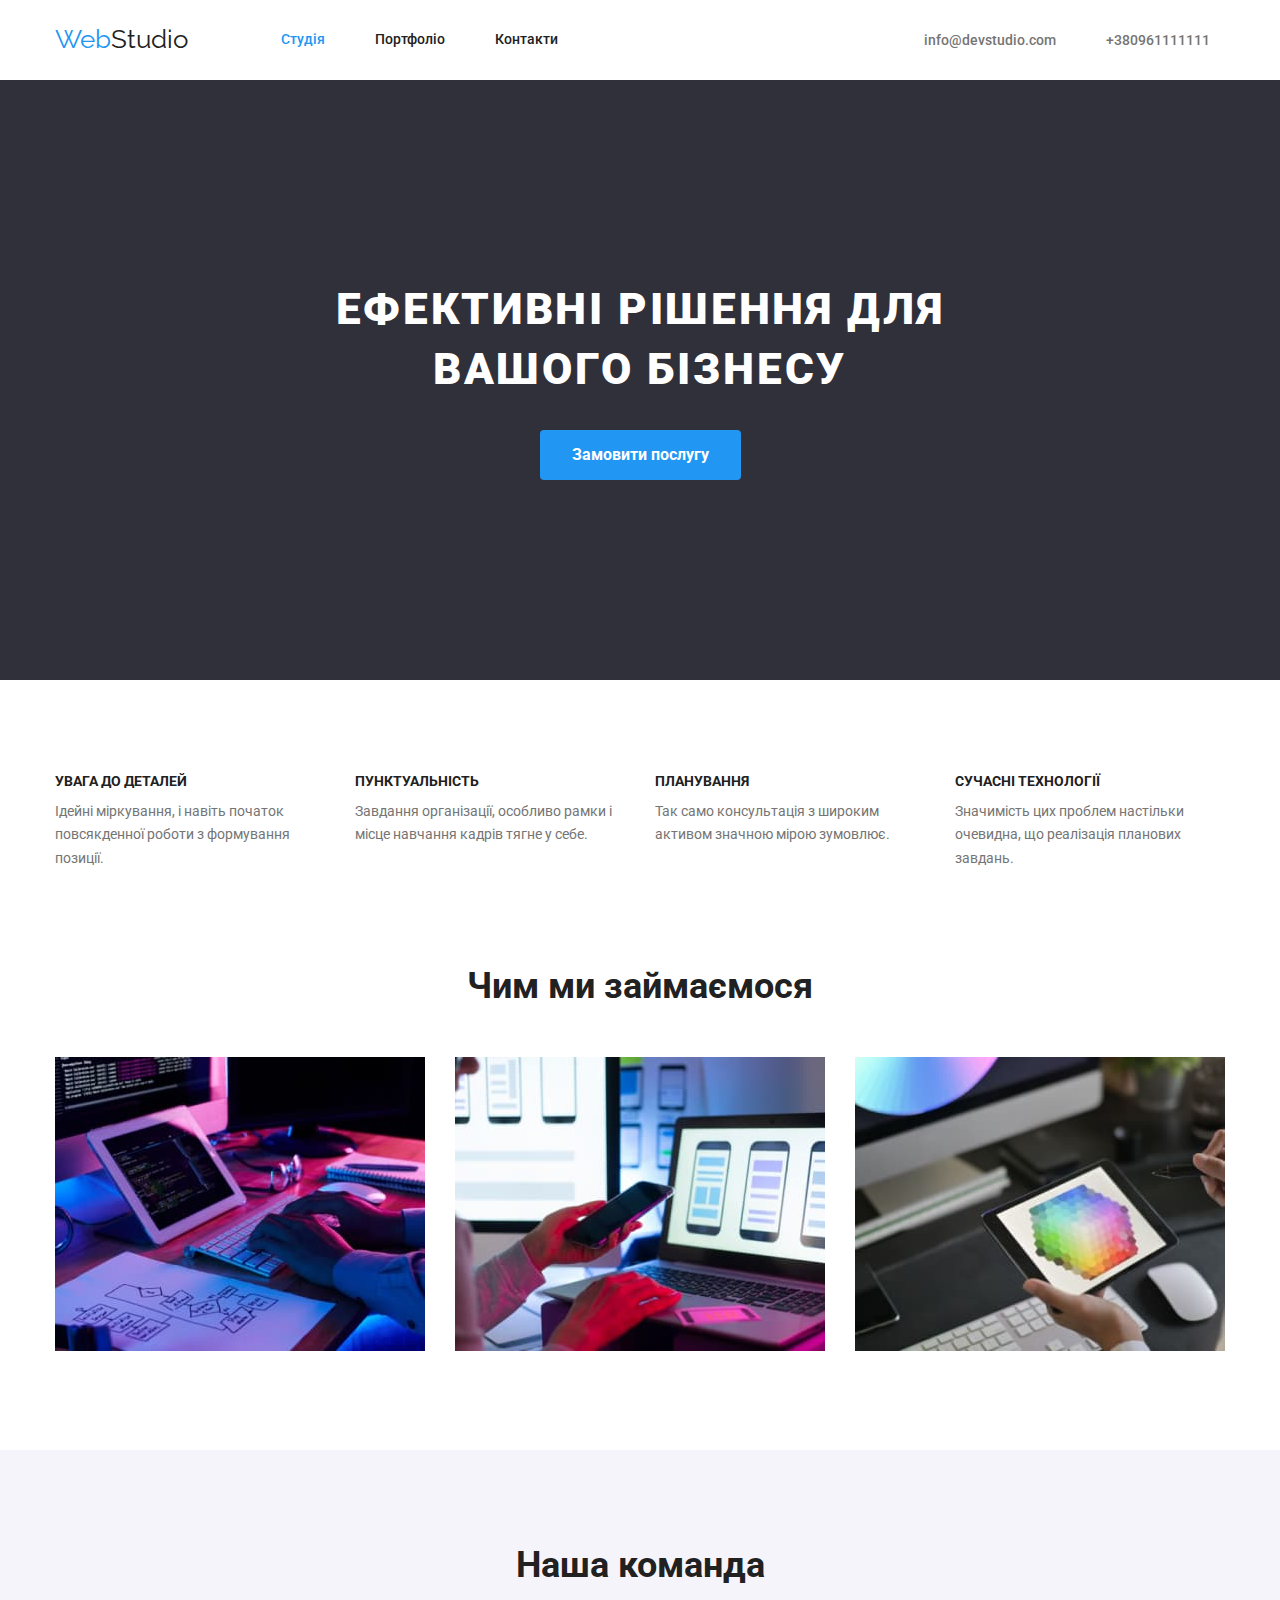
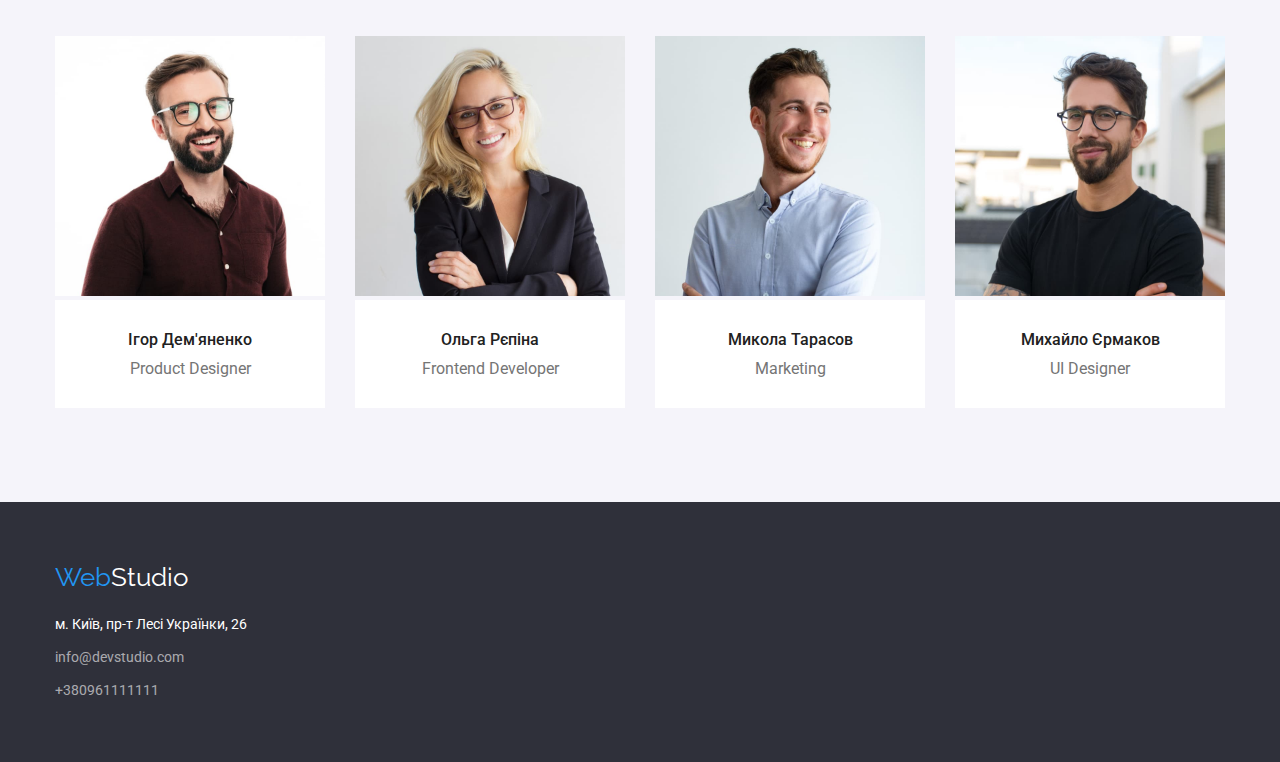
<file: index.html>
<!DOCTYPE html>
<html lang="uk">
  <head>
    <meta charset="UTF-8" />
    <meta http-equiv="X-UA-Compatible" content="IE=edge" />
    <meta name="viewport" content="width=device-width, initial-scale=1.0" />
    <title>Document</title>
    <link rel="preconnect" href="https://fonts.googleapis.com">
    <link rel="preconnect" href="https://fonts.gstatic.com" crossorigin>
    <link href="https://fonts.googleapis.com/css2?family=Raleway:wght@700&family=Roboto:wght@400;500;700;900&display=swap"
      rel="stylesheet">
    <link rel="stylesheet" href="https://cdnjs.cloudflare.com/ajax/libs/modern-normalize/1.1.0/modern-normalize.min.css">
    
    <link rel="stylesheet" href="./css/slyle.css">
    
  </head>
  <body>
    <!-- Шапка -->
    <header class="header">
      <div class="header-container container">
        <nav class="header-nav">
        <div class="logo-item"><a href="./index.html" lang="en" class="logo">Web<span class="accent">Studio</span></a></div>
        <ul class="site-nav list">
          <li class="nav-item"><a href="" class="link current">Студія</a></li>
          <li class="nav-item"><a href="./portfolio.html" class="link">Портфоліо</a></li>
          <li class="nav-item"><a href="" class="link">Контакти</a></li>
        </ul>
      </nav>
      <div class="contact-wrap container">
        <ul class="site-nav list">
          <li class="contacts-item"><a href="mailto:info@devstudio.com" class="contact ">info@devstudio.com</a></li>
          <li class="contacts-item"><a href="tel:+380961111111" class="contact">+380961111111</a></li>
        </ul>
      </div>
    </div>
    </header>
    <main>
      <section class="hero list ">
          <h1 class="title">Ефективні рішення для<br> вашого бізнесу</h1>
          <button type="button" class="button-primary">Замовити послугу</button>
      </section>
      <section class="feature-list list">
        <h2 class="stealth">Особливості</h2>
        <div class="feature-container container">
          <ul class="feature-link list">
            <li class="feature-item">
              <h3 class="title">УВАГА ДО ДЕТАЛЕЙ</h3>
              <p class="text-title">
                Ідейні міркування, і навіть початок повсякденної роботи з
                формування позиції.
              </p>
            </li>
            <li class="feature-item">
              <h3 class="title">ПУНКТУАЛЬНІСТЬ</h3>
              <p class="text-title">
                Завдання організації, особливо рамки і місце навчання кадрів тягне
                у себе.
              </p>
            </li>
            <li class="feature-item">
              <h3 class="title">ПЛАНУВАННЯ</h3>
              <p class="text-title">
                Так само консультація з широким активом значною мірою зумовлює.
              </p>
            </li>
            <li class="feature-item">
              <h3 class="title">СУЧАСНІ ТЕХНОЛОГІЇ</h3>
              <p class="text-title">
                Значимість цих проблем настільки очевидна, що реалізація планових
                завдань.
              </p>
            </li>
          </ul>
        </div>
      </section>
      <section class="section">
        <div class="work container">
          <h2 class="section-title">Чим ми займаємося</h2>
          <ul class="section-info list">
            <li class="work-list">
              <img src="./images/box1.jpg" alt="фото процесу" width="370" />
            </li>
            <li class="work-list">
              <img src="./images/box2.jpg" alt="фото процесу" width="370" />
            </li>
            <li class="work-list">
              <img src="./images/box3.jpg" alt="фото процесу" width="370" />
            </li>
          </ul>
        </div>
      </section>
      <section class="section-team list">
        <div class="staff-info section container">
          <h2 class="section-title">Наша команда</h2>
          <ul class="section-about list">
            <li class="section-item">
              <img src="./images/Igor.jpg" alt="Ігор Дем'яненко" width="270" />
              <div class="about-them">
                <h3 class="title">Ігор Дем'яненко</h3>
                <p class="text-title">Product Designer</p>
              </div>
            </li>
            <li class="section-item">
              <img src="./images/Olga.jpg" alt="Ольга Рєпіна" width="270" />
              <div class="about-them">
                <h3 class="title">Ольга Рєпіна</h3>
                <p class="text-title">Frontend Developer</p>
              </div>
            </li>
            <li class="section-item">
              <img src="./images/Mykola.jpg" alt="Микола Тарасов" width="270" />
              <div class="about-them">
                <h3 class="title">Микола Тарасов</h3>
                <p class="text-title">Marketing</p>
              </div>
            </li>
            <li class="section-item">
              <img src="./images/Mikhailo.jpg" alt="Михайло Єрмаков" width="270" />
              <div class="about-them">
                <h3 class="title">Михайло Єрмаков</h3>
                <p class="text-title">UI Designer</p>
              </div>
            </li>
          </ul>
        </div>
      </section>
    </main>
    
      <footer class="footer-bg">
      <div class="footer-info container">
      <address class="text">
        <a href="WebStudio" class="logo">Web<span class="footer-accent">Studio</span></a>
        <div class="footer-contact">
          <ul class="footer list">
            <li class="footer-contact">
              <a href="https://www.google.com/maps/@34.6805606,33.0451237,15z?hl=ru" target="_blank" rel="noreferrer noopener"
                class="address">м. Київ, пр-т Лесі Українки, 26</a>
            </li>
            <li class="footer-contact">
              <a href="mailto:info@devstudio.com" class="info">info@devstudio.com</a>
            </li>
            <li class="footer-contact">
              <a href="tel:+380961111111" class="info">+380961111111</a>
            </li>
          </ul>
        </div>
      </address>
      </div>
    </footer>
  </body>
</html>
</file>
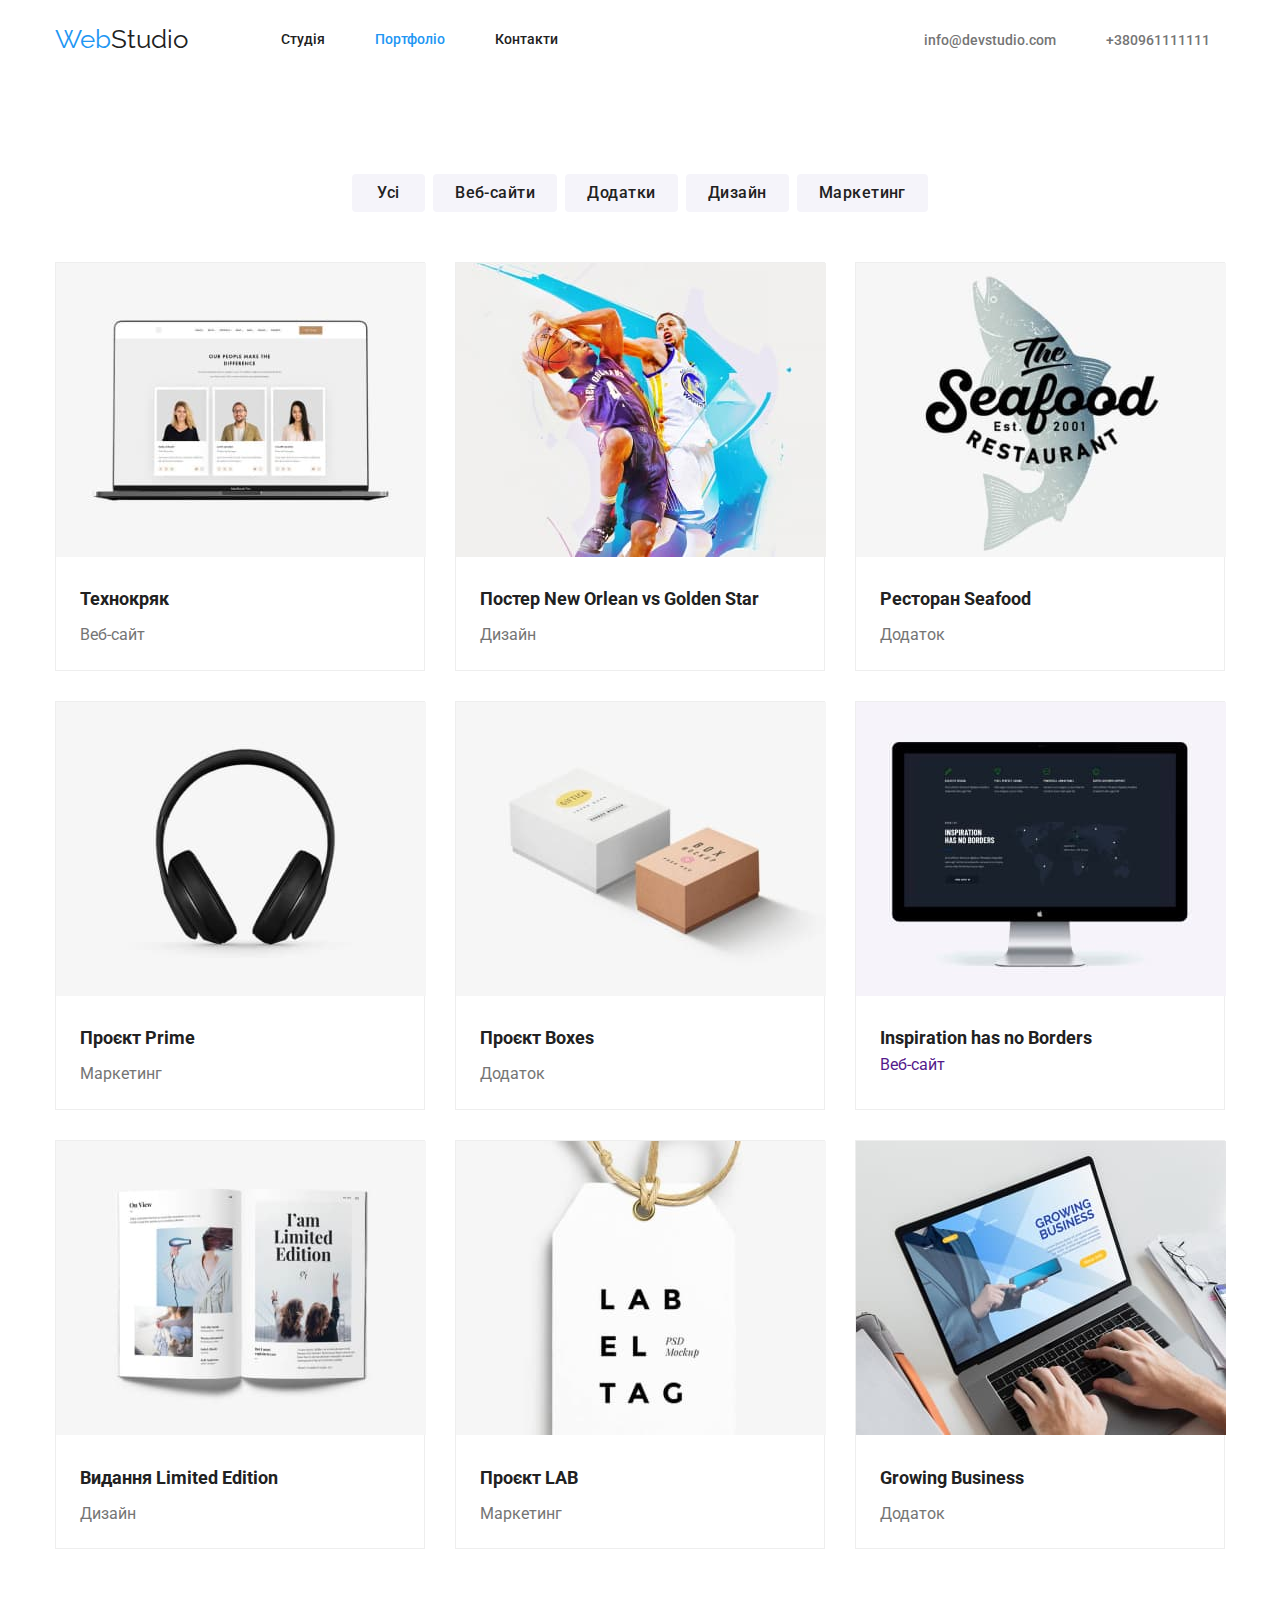
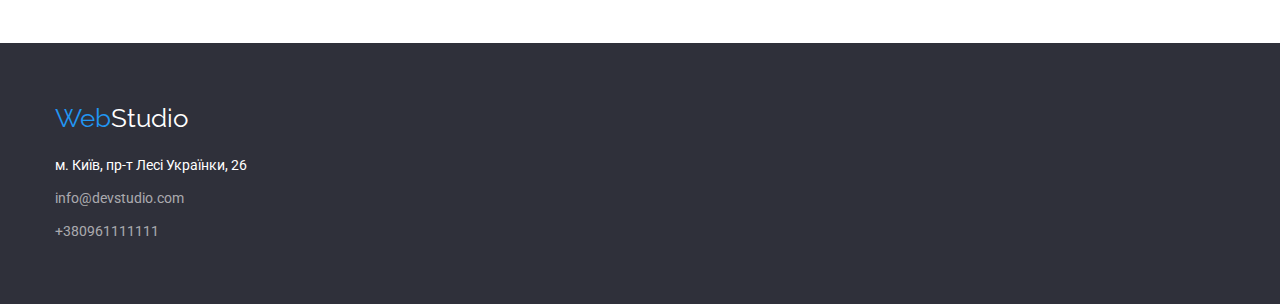
<file: portfolio.html>
<!DOCTYPE html>
<html lang="uk">

<head>
    <meta charset="UTF-8">
    <meta http-equiv="X-UA-Compatible" content="IE=edge">
    <meta name="viewport" content="width=device-width, initial-scale=1.0">
    <title>Portfolio</title>
    <link rel="preconnect" href="https://fonts.googleapis.com">
    <link rel="preconnect" href="https://fonts.gstatic.com" crossorigin>
    <link href="https://fonts.googleapis.com/css2?family=Raleway:wght@700&family=Roboto:wght@400;500;700;900&display=swap"
        rel="stylesheet">
    <link rel="stylesheet" href="https://cdnjs.cloudflare.com/ajax/libs/modern-normalize/1.1.0/modern-normalize.min.css">
    <link rel="stylesheet" href="./css/slyle.css">
</head>

<body>
    <!-- Шапка -->
    <header class="header">
        <div class="header-container container">
            <nav class="header-nav">
                <div class="logo-item"><a href="./index.html" lang="en" class="logo">Web<span class="accent">Studio</span></a>
                </div>
                <ul class="site-nav list">
                    <li class="nav-item"><a href="./index.html" class="link">Студія</a></li>
                    <li class="nav-item"><a href="" class="link current">Портфоліо</a></li>
                    <li class="nav-item"><a href="" class="link">Контакти</a></li>
                </ul>
            </nav>
            <div class="contact-wrap container">
                <ul class="site-nav list">
                    <li class="contacts-item"><a href="mailto:info@devstudio.com" class="contact">info@devstudio.com</a></li>
                    <li class="contacts-item"><a href="tel:+380961111111" class="contact">+380961111111</a></li>
                </ul>
            </div>
        </div>
    </header>
    <main>
        <section class="section">
            <h1 class="stealth">Портфоліо</h1>
            <div class="portfolio-btn container">
                <ul class=" button list">
                    <li class="button-link">
                        <button class="button-menu" type="button">Усі</button></li>
                    <li class="button-link">
                        <button class="button-menu" type="button">Веб-сайти</button></li>
                    <li class="button-link">
                        <button class="button-menu" type="button">Додатки</button></li>
                    <li class="button-link">
                        <button class="button-menu" type="button">Дизайн</button></li>
                    <li class="button-link">
                        <button class="button-menu" type="button">Маркетинг</button></li>
                </ul>

            </div>
            
            <div class="portfolio-container container">
                <ul class="section-portfolio list">
                    <li class="portfolio-item"><a href="" class="story"><img src="./images/texno.jpg" alt="Технокряк" width="370">
                            <div class="about-portfolio">
                                <h2 class="title">Технокряк</h2>
                                <p class="text-title">Веб-сайт</p>
                            </div>
                        </a></li>
                    <li class="portfolio-item">
                        <a href="" class="story"><img src="./images/porter.jpg" alt="Постер New Orlean vs Golden Star" width="370">
                            <div class="about-portfolio">
                                <h2 class="title">Постер <span lang="en">New Orlean vs Golden Star</span></h2>
                                <p class="text-title">Дизайн</p>
                            </div>
                        </a>
                    </li>
                    <li class="portfolio-item">
                        <a href="" class="story"><img src="./images/restorant.jpg" alt="Ресторан Seafood" width="370">
                            <div class="about-portfolio">
                                <h2 class="title">Ресторан <span lang="en">Seafood</span></h2>
                                <p class="text-title">Додаток</p>
                            </div>
                        </a>
                    </li>
                    <li class="portfolio-item">
                        <a href="" class="story"><img src="./images/proekt.jpg" alt="Проєкт Prime" width="370">
                            <div class="about-portfolio">
                                <h2 class="title">Проєкт <span lang="en">Prime</span></h2>
                                <p class="text-title">Маркетинг</p>
                            </div>
                        </a>
                    </li>
                    <li class="portfolio-item">
                        <a href="" class="story"><img src="./images/proektbox.jpg" alt="Проєкт Boxes" width="370">
                            <div class="about-portfolio">
                                <h2 class="title">Проєкт <span lang="en">Boxes</span></h2>
                                <p class="text-title">Додаток</p>
                            </div>
                        </a>
                    </li>
                    <li class="portfolio-item">
                        <a href="" class="story"><img src="./images/inspiration.jpg" alt="Inspiration has no Borders" width="370">
                            <div class="about-portfolio">
                                <h2 lang="en" class="title">Inspiration has no Borders</h2>
                                <p>Веб-сайт</p>
                        </div>
                        </a>
                    </li>
                    <li class="portfolio-item">
                        <a href="" class="story"><img src="./images/vidannia.jpg" alt="Видання Limited Edition" width="370">
                            <div class="about-portfolio">
                                <h2 class="title">Видання <span lang="en">Limited Edition</span></h2>
                                <p class="text-title">Дизайн</p>
                            </div>
                        </a>
                    </li>
                    <li class="portfolio-item">
                        <a href="" class="story"><img src="./images/proektlab.jpg" alt="Проєкт LAB" width="370">
                            <div class="about-portfolio">
                                <h2 class="title">Проєкт <span lang="en">LAB</span></h2>
                                <p class="text-title">Маркетинг</p>
                            </div>
                        </a>
                    </li>
                    <li class="portfolio-item">
                        <a href="" class="story"><img src="./images/growing.jpg" alt="Growing Business" width="370">
                            <div class="about-portfolio">
                                <h2 lang="en" class="title">Growing Business</h2>
                                <p class="text-title">Додаток</p>
                            </div>
                        </a>
                    </li>
                </ul>
            </div>

        </section>
    </main>
    <footer class="footer-bg">
        <div class="footer-info container">
            <address class="text">
                <a href="WebStudio" lang="en" class="logo">Web<span class="footer-accent">Studio</span></a>
                <div class="footer-contact">
                    <ul class="footer list">
                        <li class="footer-contact">
                            <a href="https://www.google.com/maps/@34.6805606,33.0451237,15z?hl=ru" target="_blank" rel="noreferrer noopener"
                                class="address">м. Київ, пр-т Лесі Українки, 26</a>
                        </li>
                        <li class="footer-contact">
                            <a href="mailto:info@devstudio.com" class="info">info@devstudio.com</a>
                        </li>
                        <li class="footer-contact">
                            <a href="tel:+380961111111" class="info">+380961111111</a>
                        </li>
                    </ul>
                </div>
            </address>
        </div>
    </footer>
</body>

</html>
</file>
<file: css/slyle.css>
:root {
    --primary-text-color: #757575;
    --title-text-color: #212121;
    --white-color: #FFFFFF;
    --blue-color: #2196F3;
    --hero-background-color: #2F303A;
    --second-background-color: #F5F4FA;
    --second-white-color: rgba(255, 255, 255, 0.6);
}

body {
    background-color: var(--white-color);
    color: var(--primary-text-color);
    font-family: Roboto, sans-serif;
}

h1,
h2,
h3,
h4,
h5,
h6 {
    margin: 0;
}

p {
    margin: 0;
}
ul {
    margin: 0;
    padding: 0;
}


.list {
    list-style: none;
}

/*колір головного текста #212121; */
/*колір другорядного тексту #757575;*/
/* Білий колір #FFFFFF;*/
/*Синій колір #2196F3*/
/* Фон героя #2F303A */
/*Колір головного фона #F5F5F5*/
/*Колір другого фона #F5F4FA*/

*,
*::after,
*::before {
    box-sizing: border-box;
}

.container {
    width: 1200px;
    padding-left: 15px;
    padding-right: 15px;
    margin: 0 auto;
   
}
.section {
    padding-top: 94px;
    padding-bottom: 94px;
}


.stealth {
    position: absolute;
    width: 1px;
    height: 1px;
    margin: -1px;
    padding: 0;
    overflow: hidden;
    border: 0;
    clip: rect(0 0 0 0);
}

/* header */
.header-container {
    display: flex;
    align-items: center;
}

.header-nav {
    display: flex;
    align-items: center;
}
/* logo */

.logo {
    color: var(--blue-color);
    
    font-family: Raleway;
    
    font-size: 26px;
    line-height: 1.19;
    text-decoration: none;
    
}


.accent {
 color: var(--title-text-color);  

font-family: 'Raleway';  
font-size: 26px;
line-height: 1.2;
}
.logo:hover {
    color: var(--title-text-color); 
}


/* site nav */
.contact-wrap {
    display: flex;
    gap: 50px;
    margin-left: auto;

}


.logo-item {
    margin-right: 93px;
}

.site-nav {
    display: flex;
    align-items: center;
    margin-left: 93px;
}


.nav-item > .link,
.contacts-item > .link {
    display: block;
    padding-top: 32px;
    padding-bottom: 32px;
}

.nav-item + .nav-item {
    margin-left: 50px;
}


.site-nav .link {
    color: var(--title-text-color);

    font-weight: 500;
    font-size: 14px;
    line-height: 1.14;
    text-decoration: none
}

.site-nav .link:hover,
.site-nav .link:focus {
    color: var(--blue-color);
}

.site-nav .link.current {
    color: var(--blue-color);
}

.site-nav {
    display: flex;
    align-items: center;
    margin-left: auto;
}
.contacts-item + .contacts-item {
    margin-left: 50px;
}
.site-nav .contact {
    color: var(--primary-text-color);
   
    font-weight: 500;
    font-size: 14px;
    line-height: 1.14; 
    text-decoration: none;
}

.site-nav .contact:hover,
.site-nav .contact:focus {
    color: var(--blue-color);
}

/* hero */
.hero .title {
    color: var(--white-color);
    font-weight: 900;
    font-size: 44px;
    line-height: 1.36; 
    text-transform: uppercase;
    letter-spacing: 0.06em;

    margin-bottom: 30px;
}

.hero {
    display: flex;
    flex-direction: column;
    justify-content: center;
    align-items: center;
    padding-top: 200px;
    padding-bottom: 200px;
    background-color: var(--hero-background-color);
    text-align: center;
    
}

/* Features */
.feature-list {
    padding-top: 94px;
    
}

.feature-link {
        display: flex;
    }
.feature-item{
    width: calc((1170px - (30px*3))/4);
    
    }

.feature-item + .feature-item{
    margin-left: 30px;
    }

.feature-list .title {
    color: var(--title-text-color);

    font-weight: 700;
    font-size: 14px;
    line-height: 1.14;
    margin-bottom: 10px;

    
}
.text-title {
    font-weight: 400;
    font-size: 14px;
    line-height: 1.7;

    margin-top: 10px;
    
}
/* section */
.section  {
     padding-bottom: 94px;
 }
.work-list:not(:first-child) {
    margin-left: 30px;
}
.section-title {
    color: var(--title-text-color);
           
    font-weight: 700;
    font-size: 36px;
    line-height: 1.17;
    text-align: center; 
    margin-bottom: 50px;
        
}
.section-info {
    display: flex;
    justify-content: space-between;
    }

.section-team {
    background-color: var(--second-background-color);
    
}

.about-them{
 padding-top: 30px;
 padding-bottom: 30px;
 text-align: center;
 background-color: #FFFFFF;

}

.section-about{
    display: flex;
    justify-content: space-between;
}
.section-team .title {
color: var(--title-text-color);
    
font-weight: 500;
font-size: 16px;
line-height: 1.19;
}

.section-item:not(:first-child) {
    display: block;
    margin-left: 30px;
    border-radius: 0px 0px 4px 4px;
}

.section-team .text-title {
    color: var(--primary-text-color);
    
    font-weight: 400;
    font-size: 16px;
    line-height: 1.19;
}

.section-portfolio .title {
    color: var(--title-text-color);

    font-weight: 700;
    font-size: 18px;
    line-height: 2;
}
.section-portfolio .text-title {
    color: var(--primary-text-color);
    font-weight: 400;
    font-size: 16px;
    line-height: 1.8;

    margin-top: 4px;
}
.story {
    text-decoration: none;
}
.portfolio-item {
    width: calc((1170px - (30px*2))/3);
    margin: 15px;
    border: 1px solid #EEEEEE;
}
.section-portfolio {
    display: flex;
    flex-wrap: wrap;
    margin: -15px;
}
.about-portfolio {
    padding: 20px 24px;
    
}

/* Footer */

.footer-contact{
    margin-top: 20px;
}

.footer .address {
    color: var(--white-color);
    text-decoration: none;

    font-style: normal;
    font-weight: 400;
    font-size: 14px;
    line-height: 1.7;
    
}
.footer .address:hover,
.footer .address:focus {
    color: var(--blue-color);
}

.footer .info {
    color: var(--second-white-color);
    text-decoration: none;

    font-style: normal;
    font-weight: 400;
    font-size: 14px;
    line-height: 1.7;
           
}

.footer .info:hover,
.footer .info:focus {
    color: var(--blue-color);
}

.footer-accent {
    color: var(--white-color);
}

.footer-bg {
    background-color: var(--hero-background-color);
    padding-top: 60px;
    padding-bottom: 60px;
    
}
.text {
font-style: normal;
}
.footer-contact + .footer-contact {
    margin-top: 9px;
    
}



/* Button */
.button {
    color: var(--title-text-color);

    display: flex;
    justify-content: center;
    margin-bottom: 50px;
    
}
.button-menu {
    border: none;
    border-radius: 4px;
    min-width: 73px;
    padding-top: 6px;
    padding-right: 22px;
    padding-bottom: 6px;
    padding-left: 22px;
    
    color: var(--title-text-color);
    background-color: var(--second-background-color);
       
    font-weight: 500;
    font-size: 16px;
    line-height: 1.62;
    text-align: center;
    letter-spacing: 0.03em;
    cursor: pointer;
    font-family: inherit;
    }
    
    
.button-menu:hover,
.button-menu:focus {
    color: var(--white-color);
    background-color: var(--blue-color);
    
}


.button-link:not(:first-child) {
    display: flex;
    margin-left: 8px;
}
.button-primary {
    color: var(--white-color);
    background-color: var(--blue-color);

    cursor: pointer;
    font-family: inherit;
    font-weight: 700;
    font-size: 16px;
    line-height: 1.88;  
    align-items: center;
    text-align: center;

    padding: 10px 32px;
    border-radius: 4px;
    border: none;

    
}
</file>
